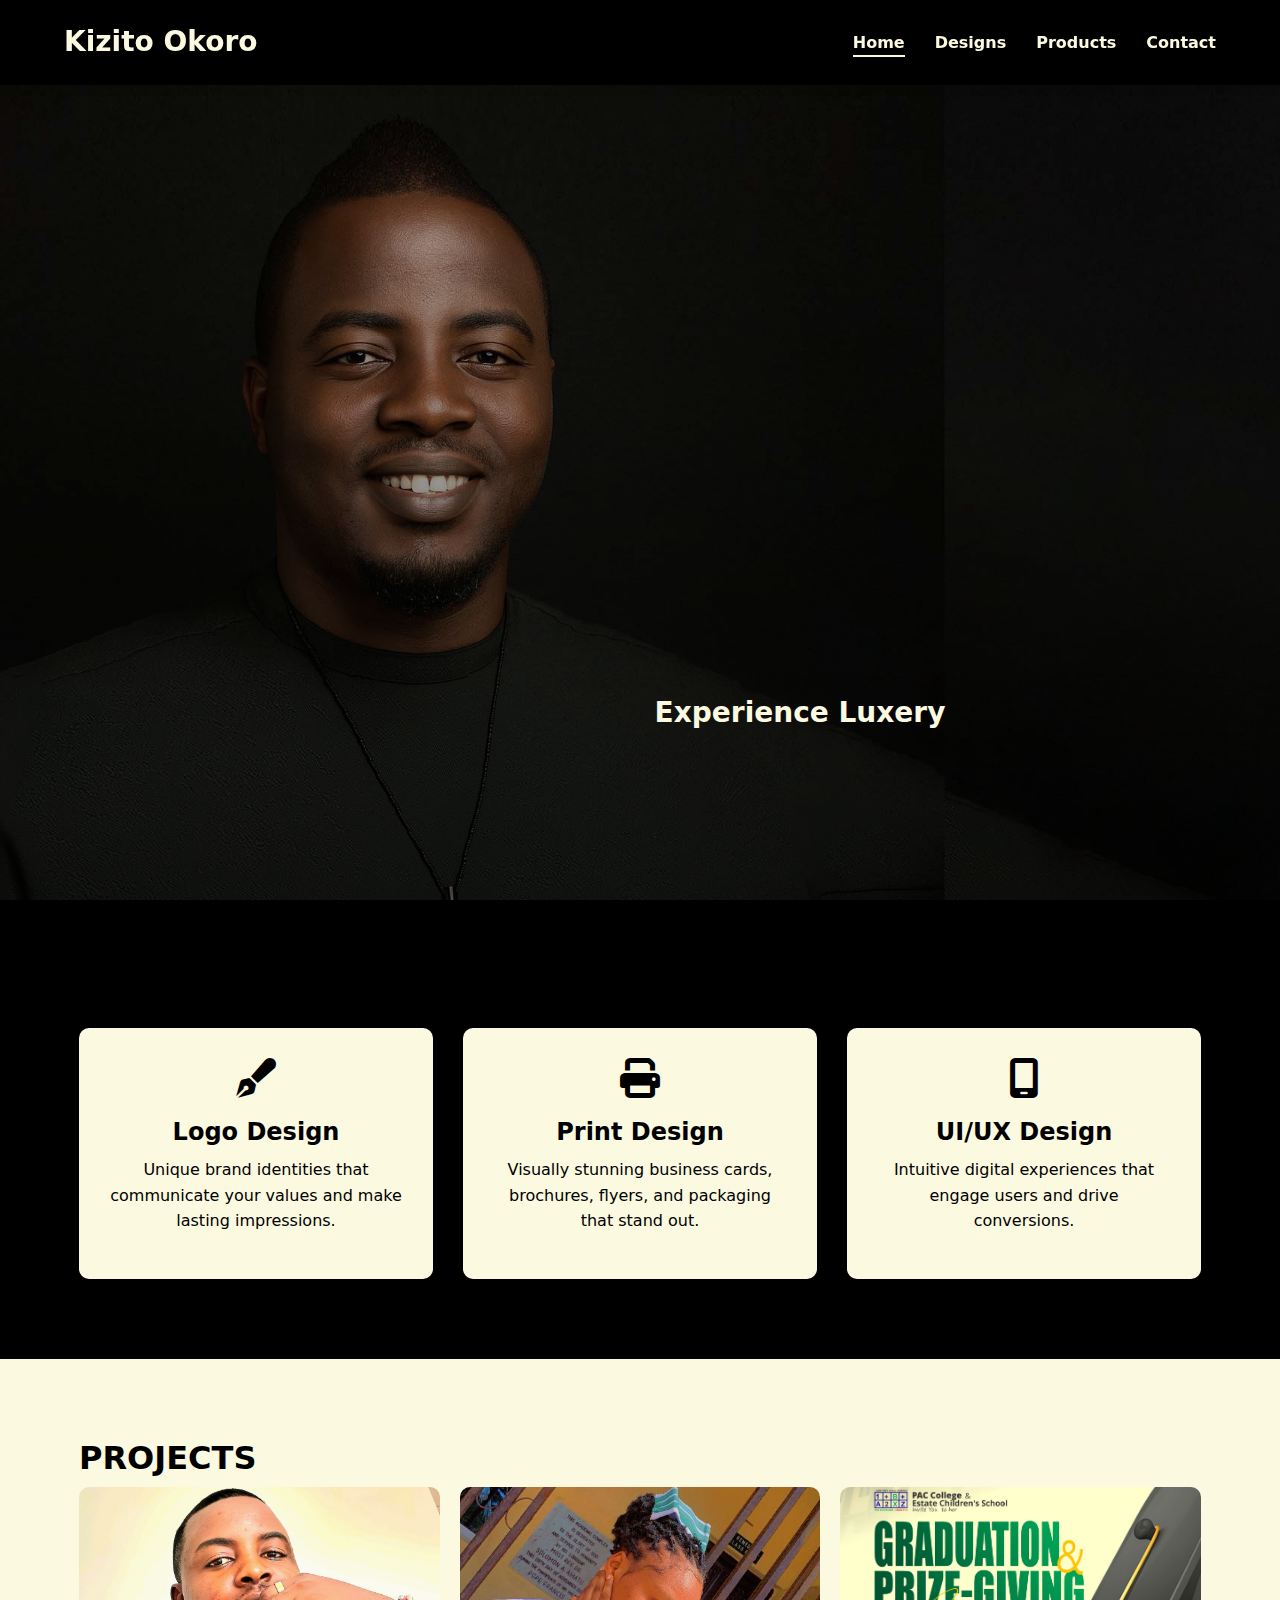
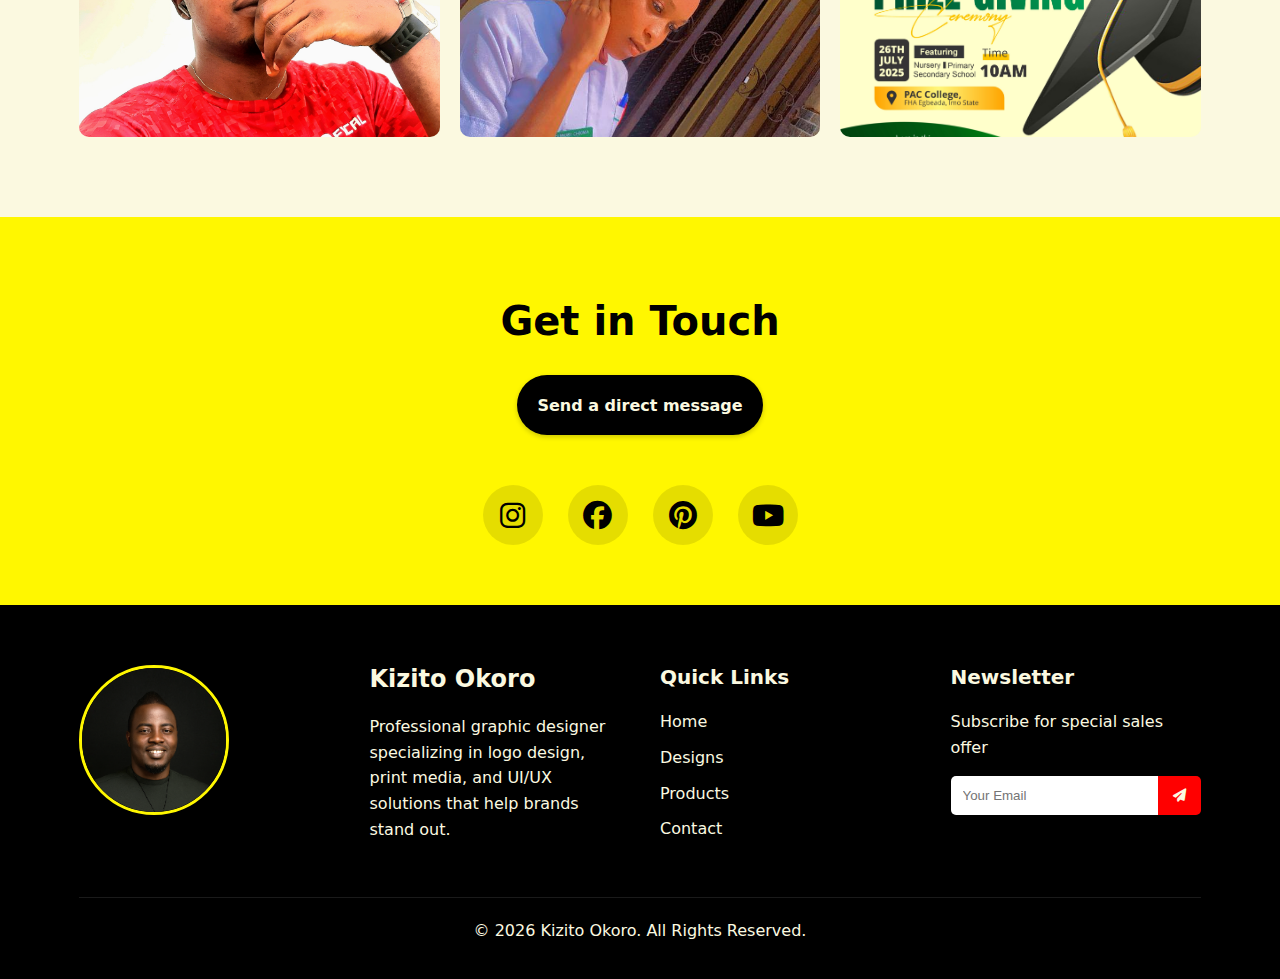
<file: index.html>
<!DOCTYPE html>
<html lang="en">
<head>
    <meta charset="UTF-8">
    <meta name="viewport" content="width=device-width, initial-scale=1.0">
    <meta name="description" content="Professional graphic designer Kizito Okoro specializing in logo design, print media, and UI/UX solutions">
    <meta name="keywords" content="graphic design, logo design, print design, UI/UX, Nigeria designer">
    <meta name="author" content="Kizito Okoro">
    <title>Kizito Okoro | Professional Graphic Designer</title>
    <link rel="stylesheet" href="style.css">
    <link rel="stylesheet" href="https://cdnjs.cloudflare.com/ajax/libs/font-awesome/6.4.0/css/all.min.css">
</head>
<body>
    <header>
        <div class="container">
            <div class="logo">Kizito Okoro</div>
            <nav>
                <ul>
                    <li><a href="index.html" class="active">Home</a></li>
                    <li><a href="designs.html">Designs</a></li>
                    <li><a href="products.html">Products</a></li>
                    <li><a href="#contact">Contact</a></li>
                </ul>
                <button class="hamburger" aria-label="Menu" aria-expanded="false">
                    <span></span>
                    <span></span>
                    <span></span>
                </button>
            </nav>
        </div>
    </header>

    <main>
        <section class="hero">
            <div class="container">
                <div class="hero-content">
                    <h1>Experience Luxery</h1>
                    <div class="cta-buttons">
                        <a href="designs.html" class="btn-primary">View Designs</a>
                    </div>
                </div>
            </div>
        </section>

        <section class="services">
            <div class="container">
                <h1>SKILLS</h1>
                <div class="services-grid">
                    <article class="service-card">
                        <i class="fas fa-pen-fancy" aria-hidden="true"></i>
                        <h2>Logo Design</h2>
                        <p>Unique brand identities that communicate your values and make lasting impressions.</p>
                    </article>
                    <article class="service-card">
                        <i class="fas fa-print" aria-hidden="true"></i>
                        <h2>Print Design</h2>
                        <p>Visually stunning business cards, brochures, flyers, and packaging that stand out.</p>
                    </article>
                    <article class="service-card">
                        <i class="fas fa-mobile-screen" aria-hidden="true"></i>
                        <h2>UI/UX Design</h2>
                        <p>Intuitive digital experiences that engage users and drive conversions.</p>
                    </article>
                </div>
            </div>
        </section>

        <section class="featured-work">
            <div class="container">
                <h1>PROJECTS</h1>
                <div class="work-grid">
                    <article class="work-item">
                        <img src="assets/images/logo1.jpg" alt="Brand Identity Logo Design" loading="lazy">
                        <div class="work-overlay">
                            <h2>Brand Identity</h2>
                            <a href="designs.html">View More</a>
                        </div>
                    </article>
                    <article class="work-item">
                        <img src="assets/images/print1.jpg" alt="Business Stationery Print Design" loading="lazy">
                        <div class="work-overlay">
                            <h2>Business Stationery</h2>
                            <a href="designs.html">View More</a>
                        </div>
                    </article>
                    <article class="work-item">
                        <img src="assets/images/ui1.jpg" alt="Mobile App UI/UX Design" loading="lazy">
                        <div class="work-overlay">
                            <h2>Mobile App Design</h2>
                            <a href="designs.html">View More</a>
                        </div>
                    </article>
                </div>
            </div>
        </section>

        <section id="contact" class="contact">
            <div class="contact-container">
                <h2>Get in Touch</h2>
               <button class="whatsapp-btn">
                    <a href="https://wa.me/2348169806632" target="_blank" aria-label="WhatsApp">
                    </i> Send a direct message </a>
                </button>
            </div>
            <div class="social-links">
                <a href="https://instagram.com/realkizitookoro" target="_blank" aria-label="Instagram"><i class="fab fa-instagram"></i></a>
                <a href="https://facebook.com/realkizitookoro" target="_blank" aria-label="Facebook"><i class="fab fa-facebook"></i></a>
                <a href="https://pinterest.com/realkizitookoro" target="_blank" aria-label="Pinterest"><i class="fab fa-pinterest"></i></a>
                <a href="https://youtube.com/realkizitookoro" target="_blank" aria-label="YouTube"><i class="fab fa-youtube"></i></a>
            </div> 
        </section>
    </main>

    <footer>
        <div class="container">
            <div class="footer-content">
                <div>
                    <img src="assets/images/profile_picture.jpg" alt="passport" 
                    style="border-radius: 50%; width: 150px; height: 150px; object-fit: cover; 
                    border: 3px solid #fff700; box-shadow: 0 2px 10px rgba(0,0,0,0.2);">
                </div> 
                <div class="footer-about">
                    <h3>Kizito Okoro</h3>
                    <p>Professional graphic designer specializing in logo design, print media, and UI/UX solutions that help brands stand out.</p>
                </div>
                <div class="footer-links">
                    <h3>Quick Links</h3>
                    <ul>
                        <li><a href="index.html">Home</a></li>
                        <li><a href="designs.html">Designs</a></li>
                        <li><a href="products.html">Products</a></li>
                        <li><a href="#contact">Contact</a></li>
                    </ul>
                </div>
                <div class="footer-newsletter">
                    <h3>Newsletter</h3>
                    <p>Subscribe for special sales offer</p>
                    <form>
                        <input type="email" placeholder="Your Email" aria-label="Your Email">
                        <button type="submit" aria-label="Subscribe"><i class="fas fa-paper-plane"></i></button>
                    </form>
                </div>
            </div>
            <div class="footer-bottom">
                <p>&copy; <span id="current-year"></span> Kizito Okoro. All Rights Reserved.</p>
            </div>
        </div>
    </footer>

    <script src="script.js"></script>
</body>
</html>
</file>
<file: style.css>
/* Global Styles */
:root {
    --primary-color: #000000;
    --secondary-color: #fbf9e0;
    --accent-color: #fbf9e0;
    --text-color: #000000;
    --light-text: #fbf9e0;
    --bg-color: #fbf9e0;
    --section-padding: 80px 0;
    --transition: all 0.3s ease;
}

* {
    margin: 0;
    padding: 0;
    box-sizing: border-box;
}

body {
    font-family: system-ui, -apple-system, BlinkMacSystemFont, 'Segoe UI', Roboto, Oxygen, Ubuntu, Cantarell, 'Open Sans', 'Helvetica Neue', sans-serif;
    line-height: 1.6;
    color: var(--text-color);
    background-color: var(--bg-color);
}
body.no-scroll {
    overflow: hidden;
    position: fixed;
    width: 100%;
    height: 100%;
}
.container {
    width: 90%;
    max-width: 1200px;
    margin: 0 auto;
    padding: 0 15px;
}

h1, h2, h3, h4, h5, h6 {
    font-weight: 700;
    line-height: 1.2;
    margin-bottom: 10px;
}

p {
    margin-bottom: 15px;
}

a {
    text-decoration: none;
    color: inherit;
    transition: var(--transition);
}

.btn-primary {
    display: inline-block;
    background-color: var(--secondary-color);
    color: var(--primary-color);
    padding: 12px 25px;
    border-radius: 30px;
    font-weight: 600;
    transition: var(--transition);
    border: 2px solid var(--primary-color);
}

.btn-primary:hover {
    background-color:red;
    color: var(--secondary-color);
}

.btn-secondary {
    display: inline-block;
    background-color: transparent;
    color: var(--primary-color);
    padding: 12px 25px;
    border-radius: 30px;
    font-weight: 600;
    transition: var(--transition);
    border: 2px solid var(--primary-color);
}

.btn-secondary:hover {
    background-color:red;
    color: var(--secondary-color);
}

.section-title {
    text-align: center;
    margin-bottom: 50px;
    position: relative;
}

.section-title::after {
    content: '';
    position: absolute;
    bottom: -15px;
    left: 50%;
    transform: translateX(-50%);
    width: 80px;
    height: 3px;
    background-color: var(--accent-color);
}

/*header section*/
header {
    background-color: var(--primary-color); /* Black background */
    box-shadow: 0 2px 10px rgba(0, 0, 0, 0.1);
    position: fixed;
    width: 100%;
    top: 0;
    left: 0;
    z-index: 1000;
    transition: var(--transition);
}

header.scrolled {
    box-shadow: 5px 5px 10px rgba(0,0,0,0.5);
}

header .container {
    display: flex;
    justify-content: space-between; /* This pushes logo left and nav right */
    align-items: center;
    padding: 20px 0;
}

.logo {
    font-size: 28px;
    font-weight: 700;
    color: var(--secondary-color); /* Silver color */
    transition: var(--transition);
}

header.scrolled .logo {
    color: var(--secondary-color); /* White when scrolled */
}

nav ul li:first-child {
    margin-left: 0;
}

nav ul {
    display: flex;
    list-style: none;
    margin: 0;
    padding: 0;
}

nav ul li {
    margin-left: 30px;
}

nav ul li a {
    font-weight: 600;
    position: relative;
    color: var(--secondary-color); /* Silver color */
}

nav ul li a::after {
    content: '';
    position: absolute;
    bottom: -5px;
    left: 0;
    width: 0;
    height: 2px;
    background-color: var(--secondary-color); /* Silver underline */
    transition: var(--transition);
}

nav ul li a:hover::after,
nav ul li a.active::after {
    width: 100%;
}

.hamburger {
    display: none;
    cursor: pointer;
    background: transparent;
    border: none;
    padding: 5px;
}

.hamburger span {
    display: block;
    width: 25px;
    height: 3px;
    background-color: var(--secondary-color); /* Silver color */
    margin: 5px 0;
    transition: var(--transition);
}

header.scrolled .hamburger span {
    background-color: var(--secondary-color); /* Silver when scrolled */
}

.hamburger.force-silver span,
.hamburger.active span {
    background-color: var(--secondary-color) !important;
}

/* Hero Section */
.hero {
    background: linear-gradient(rgba(0, 0, 0, 0.2), rgba(0, 0, 0, 0.6)), 
    url('assets/images/bg.jpg') no-repeat center center/cover;
    color: var(--light-text);
    height: 100vh;
    display: flex;
    align-items: center;
    text-align: center;
    padding-top: 150px;
    background-position: center;
}

.hero-content {
    max-width: 800px;
    margin: 0 auto;
    padding-left: 25dvw;
    padding-top: 50vh;
}

.hero h1 {
    font-size: 28px;
    margin-bottom: 20px;
    animation: fadeInUp 1s ease;
}

.hero p {
    font-size: 18px;
    margin-bottom: 30px;
    animation: fadeInUp 1s ease 0.3s forwards;
    opacity: 0;
}

.cta-buttons {
    display: block;
    justify-content: center;
    gap: 20px;
    animation: fadeInUp 1s ease 0.6s forwards;
    opacity: 0;
}

/* Services Section */
.services {
    padding: var(--section-padding);
    background-color: var(--primary-color);
    color: var(--primary-color);
}

.services-grid {
    display: grid;
    grid-template-columns: repeat(auto-fit, minmax(300px, 1fr));
    gap: 30px;
}

.service-card {
    background-color: var(--bg-color);
    padding: 30px;
    border-radius: 10px;
    text-align: center;
    transition: var(--transition);
}

.service-card:hover {
    transform: translateY(-10px);
    box-shadow: 0 15px 30px rgba(0, 0, 0, 0.1);
}

.service-card i {
    font-size: 40px;
    color: var(--primary-color);
    margin-bottom: 20px;
}

/* Featured Work Section */
.featured-work {
    padding: var(--section-padding);
    background-color: var(--secondary-color);
}

.work-grid {
    display: grid;
    grid-template-columns: repeat(auto-fit, minmax(300px, 1fr));
    gap: 20px;
}

.work-item {
    position: relative;
    border-radius: 10px;
    overflow: hidden;
    height: 250px;
}

.work-item img {
    width: 100%;
    height: 100%;
    object-fit: cover;
    transition: var(--transition);
}

.work-overlay {
    position: absolute;
    top: 0;
    left: 0;
    width: 100%;
    height: 100%;
    background-color: rgba(0, 0, 0, 0.7);
    color: var(--light-text);
    display: flex;
    flex-direction: column;
    justify-content: center;
    align-items: center;
    opacity: 0;
    transition: var(--transition);
}

.work-item:hover .work-overlay {
    opacity: 1;
}

.work-overlay h3 {
    font-size: 24px;
    margin-bottom: 10px;
}

.view-btn {
    color: var(--light-text);
    border: 2px solid var(--light-text);
    padding: 8px 20px;
    border-radius: 30px;
    margin-top: 15px;
    transition: var(--transition);
}

.view-btn:hover {
    background-color: var(--light-text);
    color: var(--primary-color);
}

/* Contact Section Styles */
.contact {
    background-color: #fff700;
    padding: 60px 20px; 
    text-align: center; 
}

.whatsapp-btn {
    background-color: var(--primary-color);
    border: none;
    border-radius: 50px; 
    height: 60px;
    width: auto;
    padding: 10px 20px;
    cursor: pointer;
    transition: all 0.3s ease;
    box-shadow: 0 2px 5px rgba(0, 0, 0, 0.2);
}

.whatsapp-btn a {
    color: var(--secondary-color);
    text-decoration: none;
    font-family:system-ui, -apple-system, BlinkMacSystemFont, 'Segoe UI', Roboto, Oxygen, Ubuntu, Cantarell, 'Open Sans', 'Helvetica Neue', sans-serif;
    font-size: 16px;
    font-weight: bold;
    display: flex;
    align-items: center;
    gap: 8px;
}

.whatsapp-btn:hover {
    background-color: #cc0000; /* Darker red on hover */
    transform: translateY(-2px);
}

.whatsapp-btn:active {
    transform: translateY(0);
}

.contact-container {
    max-width: 800px; /* Limit width for better readability */
    margin: 0 auto; /* Center the container */
    padding: 20px;
}

.contact h2 {
    color: #000; /* Black text for contrast */
    font-size: 2.5rem; /* Larger heading */
    margin-bottom: 30px;
}

.contact p {
    color: #000; /* Black text */
    font-size: 1.2rem;
    display: flex;
    justify-content: center;
    align-items: center;
    gap: 10px;
    margin-bottom: 30px;
}

.contact p i {
    font-size: 1.5rem; /* Slightly larger icon */
}

.social-links {
    display: flex;
    justify-content: center;
    gap: 25px; /* More space between icons */
    margin-top: 30px;
}

.social-links a {
    display: inline-flex;
    align-items: center;
    justify-content: center;
    width: 60px; /* Larger icons */
    height: 60px;
    border-radius: 50%;
    background-color: rgba(0, 0, 0, 0.1); /* Slight dark overlay */
    color: #000; /* Black icons */
    font-size: 1.8rem; /* Bigger icon size */
    transition: all 0.3s ease;
    text-decoration: none;
}

.social-links a:hover {
    transform: scale(1.2); /* Zoom effect */
    background-color: red; /* Darker on hover */
    color: var(--secondary-color);
}

/* Footer Styles */
footer {
    background-color: var(--primary-color);
    color: var(--secondary-color);
    padding: 60px 0 0;
}

.footer-content {
    display: grid;
    grid-template-columns: repeat(auto-fit, minmax(250px, 1fr));
    gap: 40px;
    margin-bottom: 40px;
}

.footer-about h3 {
    font-size: 24px;
    margin-bottom: 20px;
    color: var(--light-text);
}

.footer-links h3,
.footer-newsletter h3 {
    font-size: 20px;
    margin-bottom: 20px;
    color: var(--light-text);
}

.footer-links ul {
    list-style: none;
}

.footer-links li {
    margin-bottom: 10px;
}

.footer-links a:hover {
    color: #fff700;
    padding-left: 5px;
}

.footer-newsletter form {
    display: flex;
}

.footer-newsletter input {
    flex: 1;
    padding: 12px;
    border: none;
    border-radius: 5px 0 0 5px;
}

.footer-newsletter button {
    background-color: red;
    color: var(--light-text);
    border: none;
    padding: 0 15px;
    border-radius: 0 5px 5px 0;
    cursor: pointer;
    transition: var(--transition);
}

.footer-newsletter button:hover {
    background-color: green;
}

.footer-bottom {
    text-align: center;
    padding: 20px 0;
    border-top: 1px solid rgba(255, 255, 255, 0.1);
}




/* Designs Page Styles */
.designs-hero {
    background: linear-gradient(rgba(0, 0, 0, 0.7), rgba(0, 0, 0, 0.7)), url('assets/images/bg.jpg') no-repeat center center/cover;
    color: var(--light-text);
    height: 300px;
    display: flex;
    align-items: center;
    text-align: center;
    padding-top: 80px;
}

.design-categories {
    padding: var(--section-padding);
    background-color: var(--light-text);
}

.category-filter {
    display: flex;
    justify-content: center;
    flex-wrap: wrap;
    gap: 10px;
    margin-bottom: 40px;
}

.filter-btn {
    padding: 10px 20px;
    background-color: transparent;
    border: 2px solid var(--primary-color);
    color: var(--primary-color);
    border-radius: 30px;
    font-weight: 600;
    cursor: pointer;
    transition: var(--transition);
}

.filter-btn.active,
.filter-btn:hover {
    background-color: var(--primary-color);
    color: var(--light-text);
}

.designs-grid {
    display: grid;
    grid-template-columns: repeat(auto-fill, minmax(300px, 1fr));
    gap: 30px;
}

.design-item {
    position: relative;
    border-radius: 10px;
    overflow: hidden;
    height: 250px;
}

.design-item img {
    width: 100%;
    height: 100%;
    object-fit: cover;
    transition: var(--transition);
}

.design-overlay {
    position: absolute;
    top: 0;
    left: 0;
    width: 100%;
    height: 100%;
    background-color: rgba(0, 0, 0, 0.7);
    color: var(--light-text);
    display: flex;
    flex-direction: column;
    justify-content: center;
    align-items: center;
    opacity: 0;
    transition: var(--transition);
    text-align: center;
    padding: 20px;
}

.design-item:hover .design-overlay {
    opacity: 1;
}

.design-overlay h3 {
    font-size: 22px;
    margin-bottom: 5px;
}

.design-overlay p {
    font-size: 14px;
    color: var(--secondary-color);
    margin-bottom: 15px;
}




/* Products Page Styles */
.products-hero {
    background: linear-gradient(rgba(0, 0, 0, 0.7), rgba(0, 0, 0, 0.7)), url('assets/images/bg.jpg') no-repeat center center/cover;
    color: var(--light-text);
    height: 300px;
    display: flex;
    align-items: center;
    text-align: center;
    padding-top: 80px;
}

.products-section {
    padding: var(--section-padding);
    background-color: var(--light-text);
}

.products-grid {
    display: grid;
    grid-template-columns: repeat(auto-fill, minmax(280px, 1fr));
    gap: 30px;
}

.product-card {
    background-color: var(--bg-color);
    border-radius: 10px;
    overflow: hidden;
    transition: var(--transition);
    box-shadow: 0 5px 15px rgba(0, 0, 0, 0.1);
}

.product-card:hover {
    transform: translateY(-10px);
    box-shadow: 0 15px 30px rgba(0, 0, 0, 0.2);
}

.product-card img {
    width: 100%;
    height: 200px;
    object-fit: cover;
}

.product-info {
    padding: 20px;
}

.product-info h3 {
    font-size: 18px;
    margin-bottom: 10px;
}

.product-info p {
    font-size: 14px;
    color: #666;
    margin-bottom: 15px;
}

.product-meta {
    display: flex;
    justify-content: space-between;
    align-items: center;
}

.price {
    font-weight: 700;
    color: var(--primary-color);
    font-size: 18px;
}

.how-to-buy {
    padding: 60px 0;
    background-color: var(--primary-color);
}

.steps {
    display: grid;
    grid-template-columns: repeat(auto-fit, minmax(200px, 1fr));
    gap: 30px;
    margin-top: 40px;
}

.step {
    text-align: center;
    padding: 30px 20px;
    background-color: var(--light-text);
    border-radius: 10px;
    box-shadow: 0 5px 15px rgba(0, 0, 0, 0.05);
}

.step-number {
    width: 50px;
    height: 50px;
    background-color: var(--primary-color);
    color: var(--light-text);
    border-radius: 50%;
    display: flex;
    align-items: center;
    justify-content: center;
    font-size: 24px;
    font-weight: 700;
    margin: 0 auto 20px;
}

.step h3 {
    font-size: 18px;
    margin-bottom: 10px;
}

.step p {
    font-size: 14px;
    color: #666;
}

/* Animations */
@keyframes fadeInUp {
    from {
        opacity: 0;
        transform: translateY(20px);
    }
    to {
        opacity: 1;
        transform: translateY(0);
    }
}

/* Responsive Styles */
@media (max-width: 992px) {
    .hero h1 {
        font-size: 36px;
    }
    
    .section-title {
        margin-bottom: 40px;
    }
}

@media (max-width: 768px) {
    .hamburger {
        display: block;
        z-index: 1001;
    }
    
    nav ul {
        position: fixed;
        top: 80px;
        left: -100%;
        width: 100%;
        height: calc(100vh - 80px);
        background-color: var(--primary-color); /* Black background */
        flex-direction: column;
        align-items: center;
        justify-content: center;
        transition: var(--transition);
        z-index: 1000;
    }
    
    nav ul.active {
        left: 0;
    }
    
    nav ul li {
        margin: 15px 0;
    }

    nav ul li a {
        color: var(--secondary-color); /* Silver color */
    }
    
    
    .hero h1 {
        font-size: 32px;
    }
    
   .hero {
        /* Move slightly to the left (e.g., 30% from left instead of 50%) */
        background-position: 30% 50%;
        /* Keep cover to ensure it fills the container */
        background-size: cover;
    }

    .cta-buttons {
        flex-direction: column;
        gap: 15px;
    }
    
    .contact-container {
        grid-template-columns: 1fr;
    }
    
    .footer-content {
        grid-template-columns: 1fr;
    }
    .contact h2 {
        font-size: 2rem;
    }
    
    .social-links {
        gap: 15px;
    }
    
    .social-links a {
        width: 50px;
        height: 50px;
        font-size: 1.5rem;
    }
}

@media (max-width: 576px) {
    :root {
        --section-padding: 60px 0;
    }
    
    .hero h1 {
        font-size: 28px;
    }
    
    .hero p {
        font-size: 16px;
    }
    
    .section-title {
        margin-bottom: 30px;
    }
}
</file>
